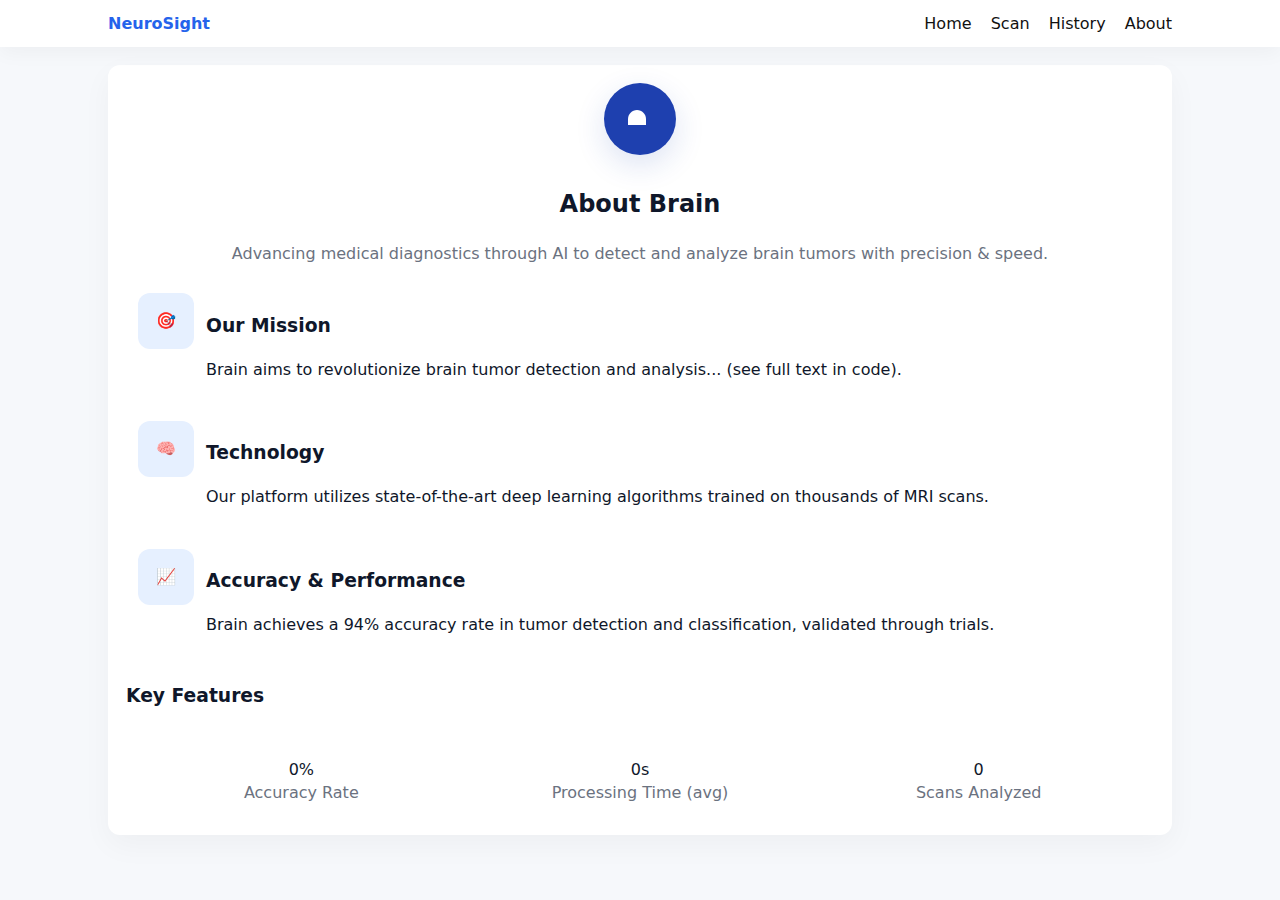
<file: about.html>
<!doctype html>
<html lang="en">
<head>
  <meta charset="utf-8"/>
  <meta name="viewport" content="width=device-width,initial-scale=1"/>
  <title>Brain — MRI AI Platform </title>
  <link rel="stylesheet" href="assets/css/style.css" />
</head>
<body>
  <header class="site-header">
    <div class="container header-inner">
      <a href="index.html" class="logo">NeuroSight</a>
      <nav class="nav">
        <a href="index.html">Home</a>
        <a href="scan.html">Scan</a>
        <a href="history.html">History</a>
        <a href="about.html">About</a>
      </nav>
    </div>
  </header>

  <main id="app" class="container">
    
    <section id="about" class="page">
      <div class="card">
        <div class="center">
          <div class="hero-logo small" aria-hidden="true"><svg width="36" height="36" viewBox="0 0 24 24" fill="none"><path d="M4 12c0-3.3 2.7-6 6-6s6 2.7 6 6v4H4v-4z" fill="white"/></svg></div>
          <h2>About Brain</h2>
          <p class="lead">Advancing medical diagnostics through AI to detect and analyze brain tumors with precision & speed.</p>
        </div>

        <div class="sections">
          <div class="section-item">
            <div class="icon-box">🎯</div>
            <div>
              <h3>Our Mission</h3>
              <p>Brain aims to revolutionize brain tumor detection and analysis... (see full text in code).</p>
            </div>
          </div>

          <div class="section-item">
            <div class="icon-box">🧠</div>
            <div>
              <h3>Technology</h3>
              <p>Our platform utilizes state-of-the-art deep learning algorithms trained on thousands of MRI scans.</p>
            </div>
          </div>

          <div class="section-item">
            <div class="icon-box">📈</div>
            <div>
              <h3>Accuracy & Performance</h3>
              <p>Brain achieves a 94% accuracy rate in tumor detection and classification, validated through trials.</p>
            </div>
          </div>
        </div>

        <h3 style="margin-top:18px">Key Features</h3>
        <div class="features-grid compact" id="aboutFeatures"></div>

        <div class="stats card-inner" style="margin-top:18px">
          <div class="stats-grid">
            <div><div class="stat-value" data-target="94">0%</div><div class="muted">Accuracy Rate</div></div>
            <div><div class="stat-value" data-target="2">0s</div><div class="muted">Processing Time (avg)</div></div>
            <div><div class="stat-value" data-target="10000">0</div><div class="muted">Scans Analyzed</div></div>
          </div>
        </div>
      </div>
    </section>
  </main>

  <script src="assets/js/app.js" defer></script>
  <script>
    window.addEventListener('load', () => {
      renderAboutFeatures();
      animateStats();
    });
  </script>
</body>
</html>
</file>
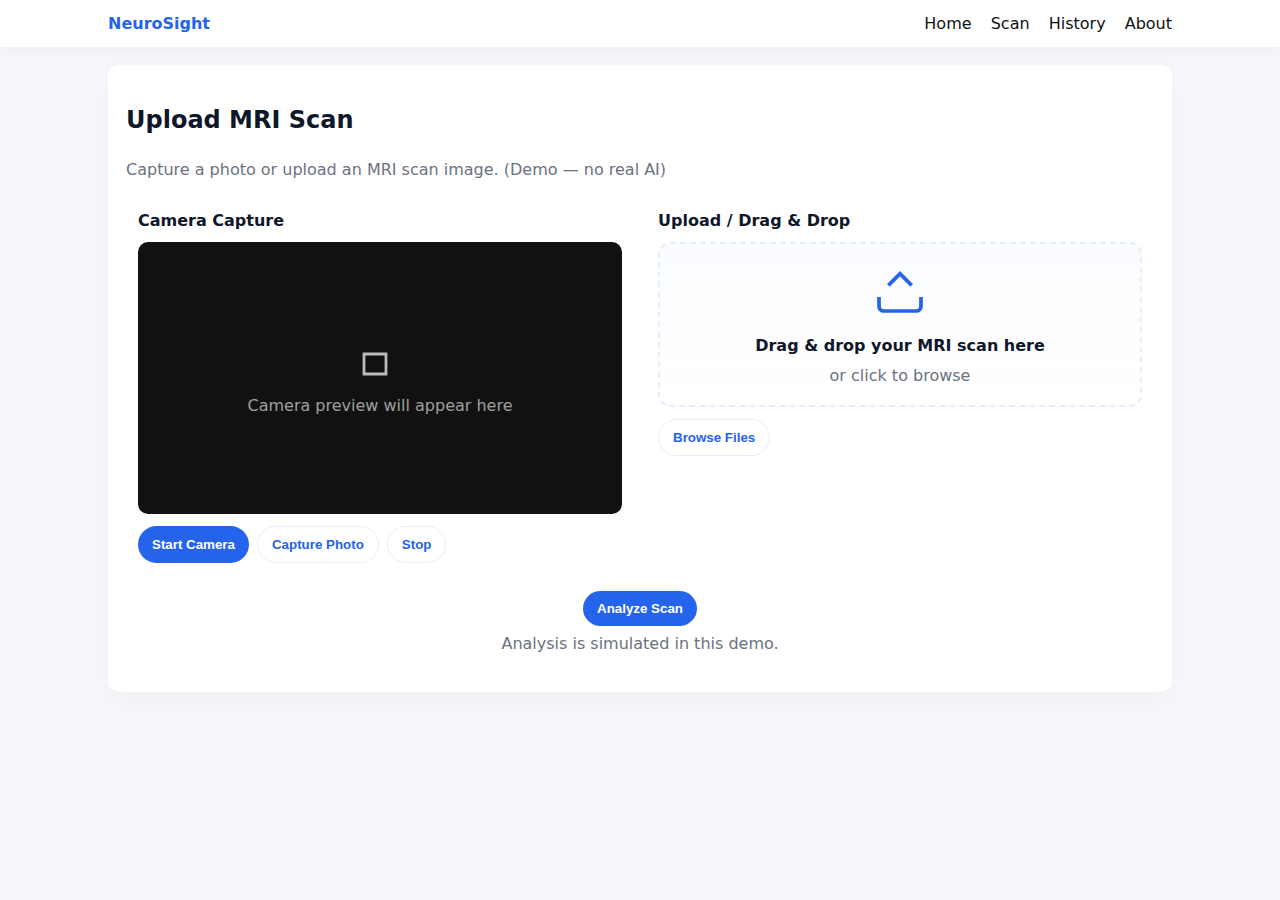
<file: scan.html>
<!doctype html>
<html lang="en">
<head>
  <meta charset="utf-8"/>
  <meta name="viewport" content="width=device-width,initial-scale=1"/>
  <title>Brain — MRI AI Platform </title>
  <link rel="stylesheet" href="assets/css/style.css" />
</head>
<body>
  <header class="site-header">
    <div class="container header-inner">
      <a href="index.html" class="logo">NeuroSight</a>
      <nav class="nav">
        <a href="index.html">Home</a>
        <a href="scan.html">Scan</a>
        <a href="history.html">History</a>
        <a href="about.html">About</a>
      </nav>
    </div>
  </header>

  <main id="app" class="container">
    <section id="scan" class="page">
      <div class="card">
        <h2>Upload MRI Scan</h2>
        <p class="lead">Capture a photo or upload an MRI scan image. (Demo — no real AI)</p>

        <div class="grid two-col">
          <div class="card-inner">
            <div class="section-title">Camera Capture</div>
            <div class="video-wrap" id="videoWrap">
              <div class="video-placeholder" id="videoPlaceholder">
                <svg width="48" height="48" viewBox="0 0 24 24" fill="none"><path d="M4 7h11v10H4z" stroke="#bbb" stroke-width="1.4"/></svg>
                <div>Camera preview will appear here</div>
              </div>
              <video id="preview" autoplay playsinline style="display:none"></video>
            </div>

            <div class="controls">
              <button id="startBtn" class="btn primary">Start Camera</button>
              <button id="captureBtn" class="btn ghost" disabled>Capture Photo</button>
              <button id="stopBtn" class="btn ghost" disabled>Stop</button>
            </div>

            <div id="cameraMeta" class="meta" style="display:none">
              <img id="capturedThumb" class="thumb" alt="Captured preview"/>
              <div>
                <div id="capturedName">captured-mri.jpg</div>
                <div class="muted">Captured from camera</div>
              </div>
            </div>
          </div>

          <div class="card-inner">
            <div class="section-title">Upload / Drag & Drop</div>
            <div id="dropArea" class="area" tabindex="0" role="button" aria-label="Upload or drag and drop file">
              <div>
                <svg width="56" height="56" viewBox="0 0 24 24" fill="none"><path d="M21 15v4a2 2 0 0 1-2 2H5a2 2 0 0 1-2-2v-4" stroke="#2563eb" stroke-width="1.6"/><path d="M7 10l5-5 5 5" stroke="#2563eb" stroke-width="1.6"/></svg>
                <div style="margin-top:10px;font-weight:600">Drag & drop your MRI scan here</div>
                <div class="muted" style="margin-top:6px">or click to browse</div>
              </div>
            </div>

            <input id="fileInput" type="file" accept="image/*,.dcm" style="display:none"/>

            <div class="meta" id="uploadMeta" style="display:none">
              <img class="thumb" id="uploadThumb" alt="Upload preview"/>
              <div>
                <div id="uploadName" class="file-name"></div>
                <div class="muted">Uploaded file</div>
              </div>
            </div>

            <div class="controls" style="margin-top:12px">
              <button id="browseBtn" class="btn ghost">Browse Files</button>
              <button id="clearBtn" class="btn ghost" style="display:none">Clear</button>
            </div>
          </div>
        </div>

        <div class="analyze-wrap" style="text-align:center;margin-top:16px">
          <button id="analyzeBtn" class="btn primary" disabled>Analyze Scan</button>
          <div class="muted" style="margin-top:6px">Analysis is simulated in this demo.</div>
        </div>

        <div id="scanResult" style="margin-top:18px"></div>
      </div>
    </section>
  </main>

  <script src="assets/js/app.js" defer></script>
  <script>
    window.addEventListener('load', () => {
      initScanModule();
    });
  </script>
</body>
</html>
</file>
<file: assets/css/style.css>
:root{
  --blue:#2563eb;--blue-600:#1e40af;--bg:#f6f8fb;--card:#ffffff;--muted:#6b7280;--good:#16a34a;--danger:#dc2626;
  --container:1100px;
}
*{box-sizing:border-box}
body{margin:0;font-family:Inter,ui-sans-serif,system-ui,-apple-system,"Segoe UI",Roboto,Arial;background:var(--bg);color:#0f172a;line-height:1.45}
.container{max-width:var(--container);margin:0 auto;padding:18px}
.site-header{background:white;box-shadow:0 6px 20px rgba(2,6,23,0.04);position:sticky;top:0;z-index:50}
.header-inner{display:flex;align-items:center;justify-content:space-between;padding:12px 18px}
.logo{font-weight:800;color:var(--blue);text-decoration:none}
.nav a{margin-left:14px;color:#111;text-decoration:none}
.logo:hover,.nav a:hover{opacity:0.85}

.card{background:var(--card);border-radius:12px;padding:18px;margin-bottom:18px;box-shadow:0 10px 30px rgba(2,6,23,0.04)}
.card-inner{background:transparent;padding:12px}
.lead{color:var(--muted)}
.h2{font-size:20px;margin-bottom:8px}


.hero{padding:28px;text-align:center}
.hero-logo{width:72px;height:72px;border-radius:999px;background:var(--blue-600);display:inline-flex;align-items:center;justify-content:center;color:white;margin:0 auto 12px;box-shadow:0 10px 30px rgba(30,64,175,0.15)}
.btn{padding:10px 14px;border-radius:999px;border:0;cursor:pointer;font-weight:700;display:inline-flex;align-items:center;gap:8px}
.btn.primary{background:var(--blue);color:white}
.btn.ghost{background:transparent;border:1px solid #e6eefb;color:var(--blue)}
.btn.outline{background:white;border:1px solid #e6eefb;color:var(--blue)}
.features-grid{display:grid;grid-template-columns:repeat(3,1fr);gap:12px;margin-top:12px}
@media(max-width:900px){.features-grid{grid-template-columns:repeat(2,1fr)}}
@media(max-width:560px){.features-grid{grid-template-columns:1fr}}
.feature-card{padding:18px;border-radius:12px;text-align:center;box-shadow:0 6px 18px rgba(2,6,23,0.04)}
.feature-icon{width:52px;height:52px;border-radius:999px;background:#eef6ff;display:inline-flex;align-items:center;justify-content:center;margin:0 auto 12px;color:var(--blue-600)}


.gallery-grid{display:grid;grid-template-columns:repeat(auto-fit,minmax(160px,1fr));gap:12px}
.gallery-grid img{width:100%;height:140px;object-fit:cover;border-radius:8px;display:block}


.grid{display:grid;gap:12px}
.two-col{grid-template-columns:1fr 1fr}
@media(max-width:900px){.two-col{grid-template-columns:1fr}}
.row-between{display:flex;justify-content:space-between;align-items:center}
.section-title{font-weight:700;margin-bottom:10px}
.video-wrap{background:#111;border-radius:10px;overflow:hidden;aspect-ratio:16/9;display:flex;align-items:center;justify-content:center;color:#fff}
.video-placeholder{color:rgba(255,255,255,0.6);padding:18px;text-align:center}
.controls{display:flex;gap:8px;margin-top:12px}
.meta{display:flex;align-items:center;gap:12px;margin-top:12px}
.thumb{width:84px;height:84px;border-radius:8px;object-fit:cover;border:1px solid #eef2ff}
.area{border:2px dashed #e6eefb;border-radius:12px;padding:18px;text-align:center;cursor:pointer;background:linear-gradient(180deg, rgba(37,99,235,0.02), transparent)}
.area.dragover{border-color:var(--blue);background:rgba(37,99,235,0.03)}
.file-name{font-weight:700}
.analyze-wrap{margin-top:12px}


.preview-image{position:relative;border-radius:12px;overflow:hidden;background:#111;padding-top:56.25%}
.preview-image img{position:absolute;inset:0;width:100%;height:100%;object-fit:cover}
.highlight{position:absolute;top:50%;left:50%;transform:translate(-50%,-50%);pointer-events:none}
.pulse{position:relative;width:96px;height:96px}
.pulse .blur{position:absolute;inset:0;border-radius:999px;background:#ef4444;filter:blur(18px);opacity:0.35}
.pulse .ring{position:absolute;inset:0;border-radius:999px;border:4px solid #ef4444;box-sizing:border-box;outline:0}
.badge{position:absolute;top:12px;right:12px;background:rgba(0,0,0,0.7);color:white;padding:8px 10px;border-radius:10px;font-weight:600}


.progress-wrap{background:#eef2ff;border-radius:999px;height:12px;overflow:hidden}
.progress-bar{height:100%;background:var(--blue);width:0%;transition:width .6s}
.progress-bar.alt{background:#0ea5a1}


.summary-panel{padding:12px;border-radius:10px}
.summary-row{display:flex;justify-content:space-between;padding:10px 0;border-bottom:1px solid #f1f5f9}
.summary-row:last-child{border-bottom:0}


.note{padding:12px;border-radius:10px}
.note.success{background:#ecfdf5;border:1px solid #bbf7d0;color:#065f46}
.note.info{background:#eff6ff;border:1px solid #dbeafe;color:#024577}
.muted{color:var(--muted)}
.small{font-size:13px}


.history-list{display:flex;flex-direction:column;gap:12px;margin-top:12px}
.history-item{display:flex;gap:12px;align-items:center;padding:12px;border-radius:12px;cursor:pointer;background:var(--card);box-shadow:0 6px 18px rgba(2,6,23,0.04)}
.history-item:hover{transform:translateY(-4px)}


.section-item{display:flex;gap:12px;align-items:flex-start;padding:12px;border-radius:10px}
.icon-box{width:56px;height:56px;border-radius:12px;background:#e6f0ff;display:flex;align-items:center;justify-content:center;color:var(--blue-600)}


.stats-grid{display:grid;grid-template-columns:repeat(3,1fr);gap:12px;text-align:center}
@media(max-width:900px){.stats-grid{grid-template-columns:repeat(2,1fr)}}
@media(max-width:560px){.stats-grid{grid-template-columns:1fr}}


.img-wrap{position:relative;border-radius:10px;overflow:hidden;background:#111;padding-top:56.25%}
.img-wrap img{position:absolute;inset:0;width:100%;height:100%;object-fit:cover}
.diagnosis-grid{display:grid;grid-template-columns:repeat(3,1fr);gap:8px;margin-top:8px}
@media(max-width:820px){.diagnosis-grid{grid-template-columns:repeat(2,1fr)}}
.diag-card{background:#fff;padding:10px;border-radius:8px}
.notes{background:#f8fafc;padding:12px;border-radius:8px}
.disclaimer{background:#fffbeb;border:1px solid #fef08a;padding:12px;border-radius:8px}


.modal{position:fixed;inset:0;display:none;align-items:center;justify-content:center;background:rgba(2,6,23,0.5);z-index:999;padding:20px}
.modal.show{display:flex}
.modal-card{background:white;padding:12px;border-radius:12px;max-width:900px;width:100;box-shadow:0 20px 60px rgba(2,6,23,0.2)}
.modal-close{position:absolute;top:18px;right:18px;background:white;border-radius:999px;padding:6px 8px;cursor:pointer}


.center{text-align:center}
.sticky{position:sticky;top:18px}
</file>
